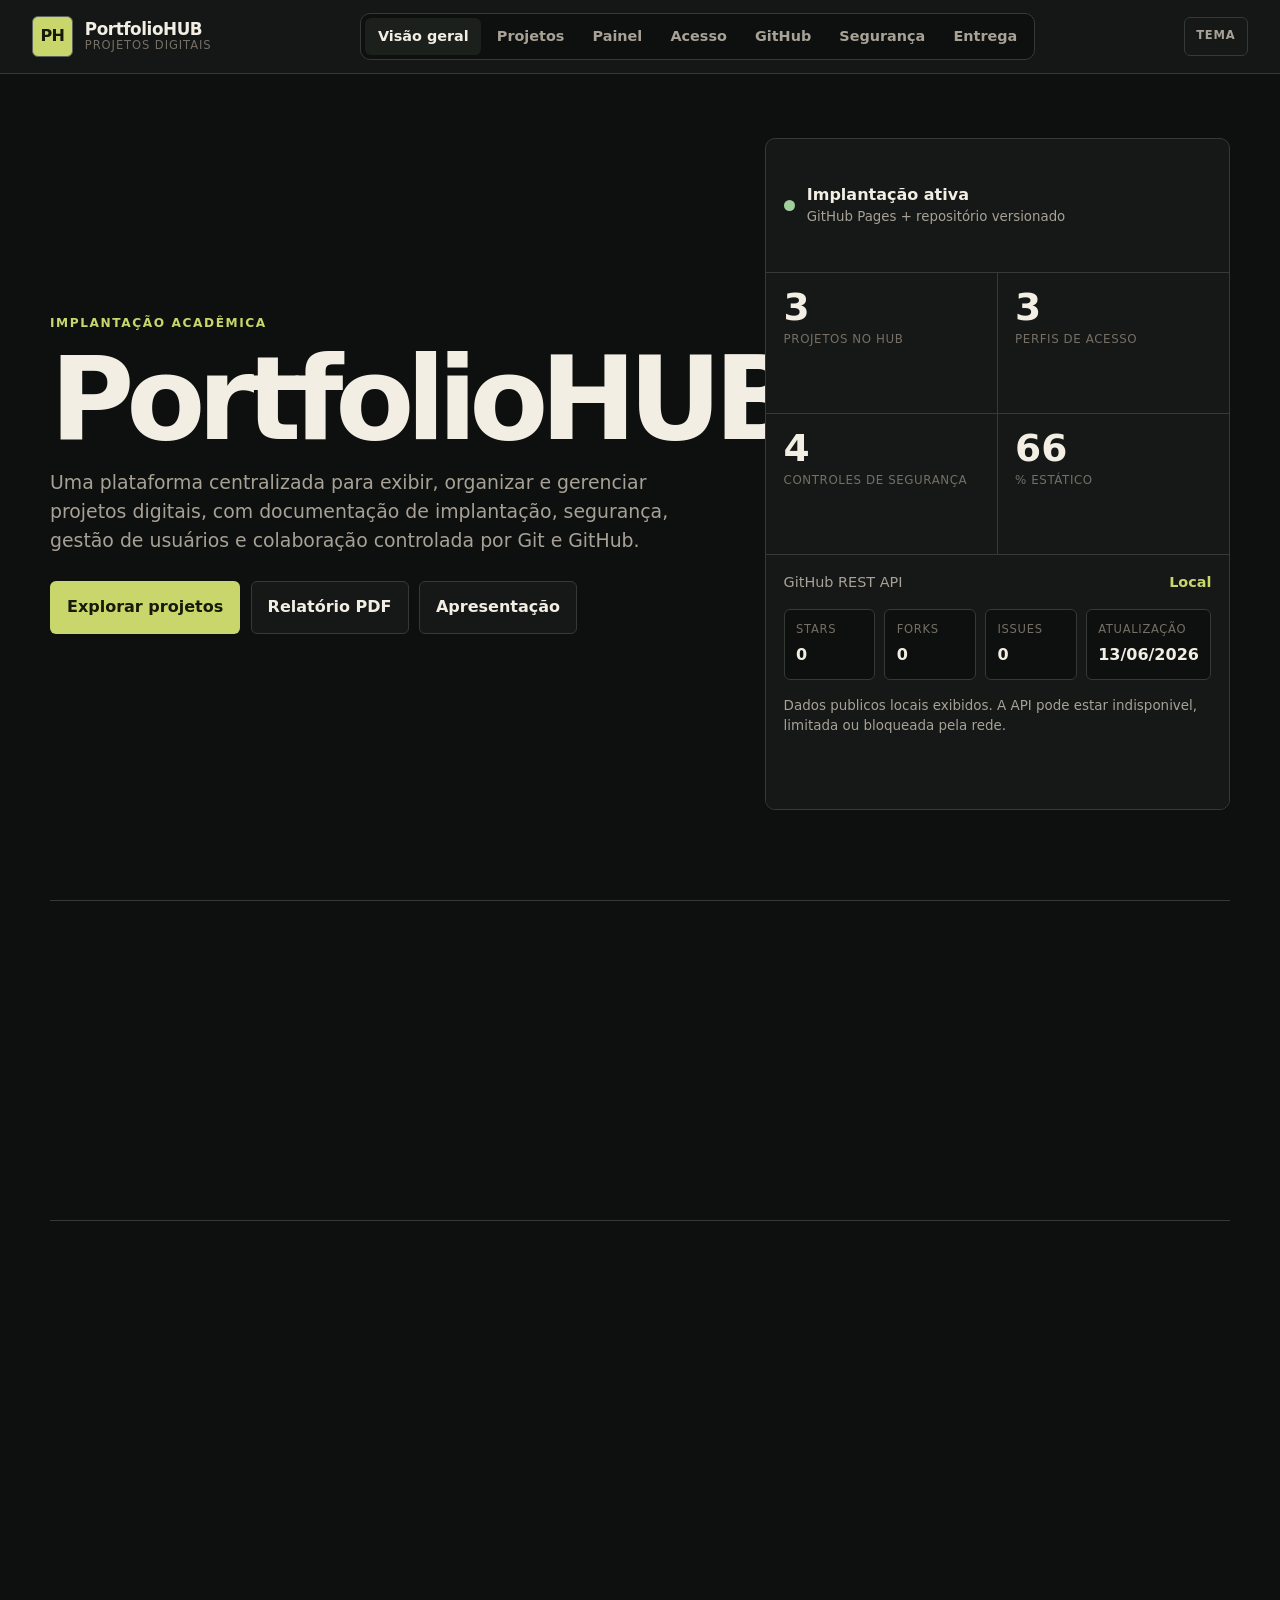
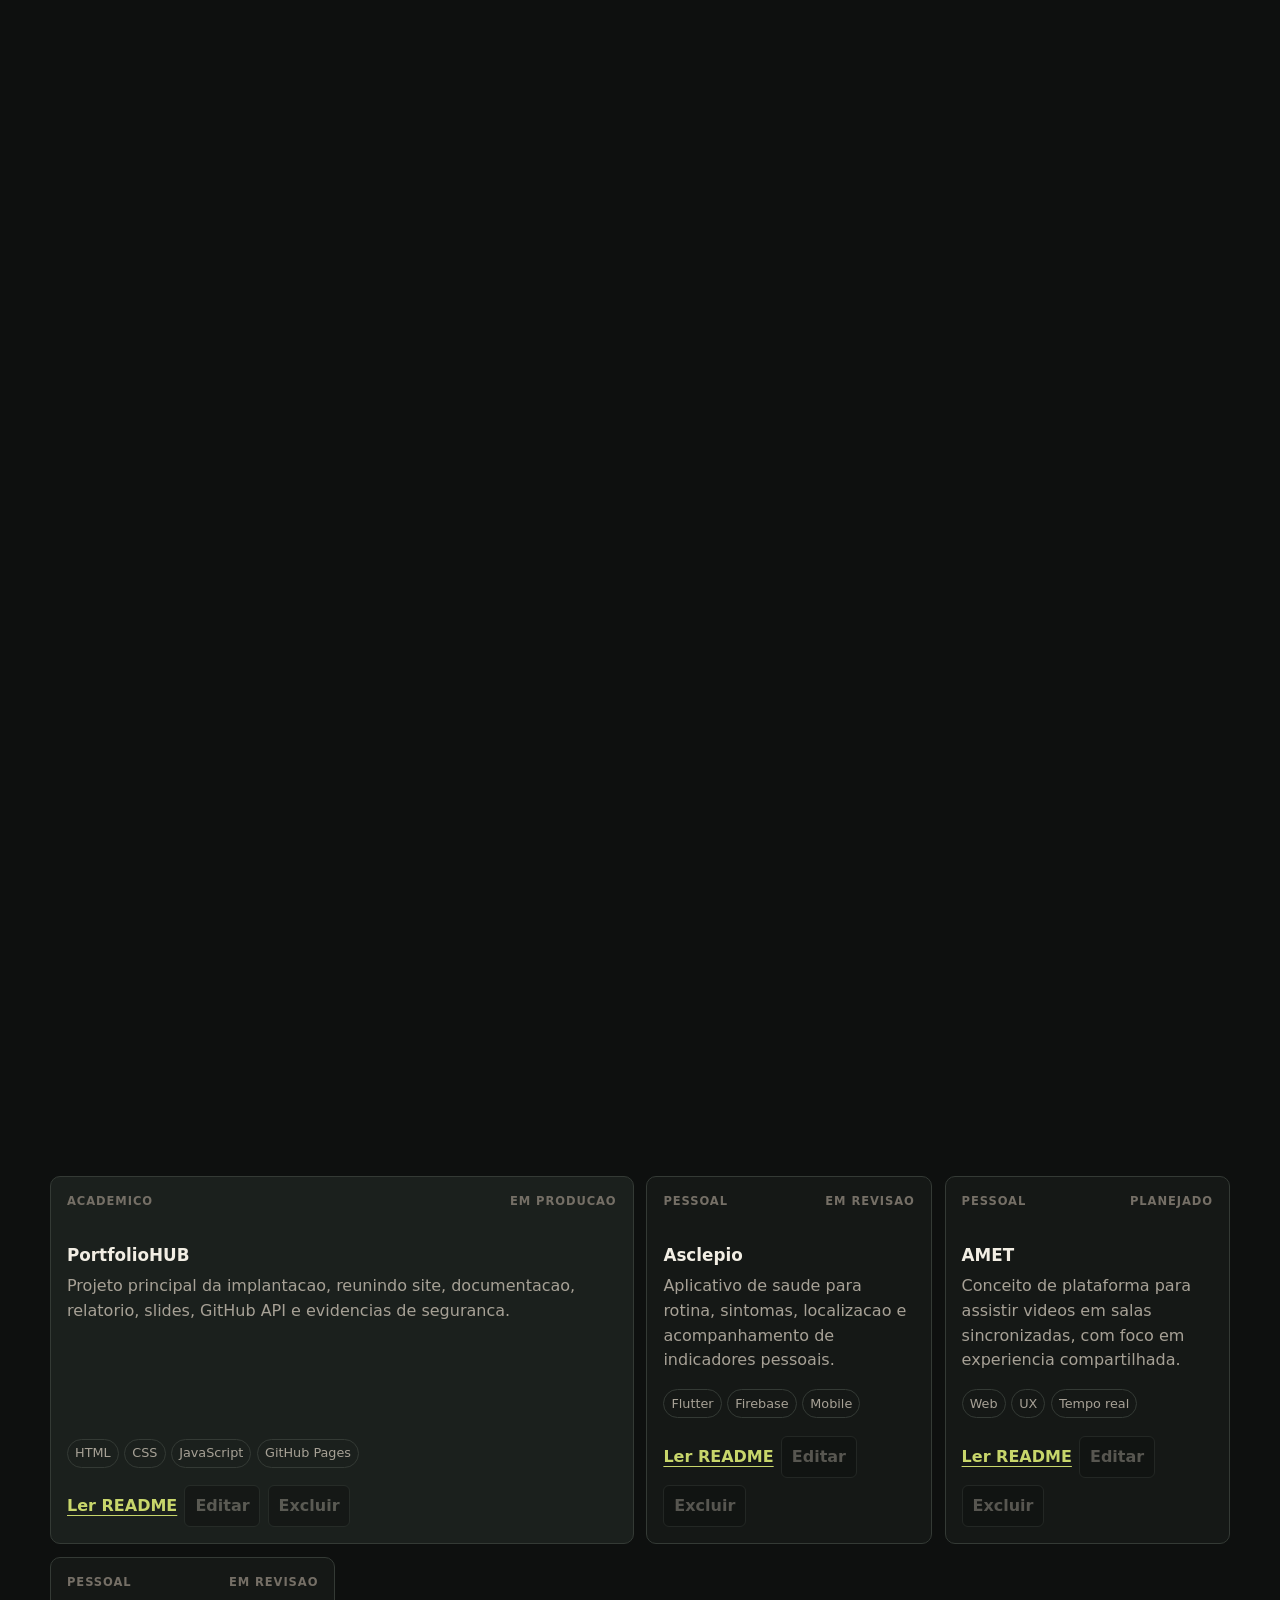
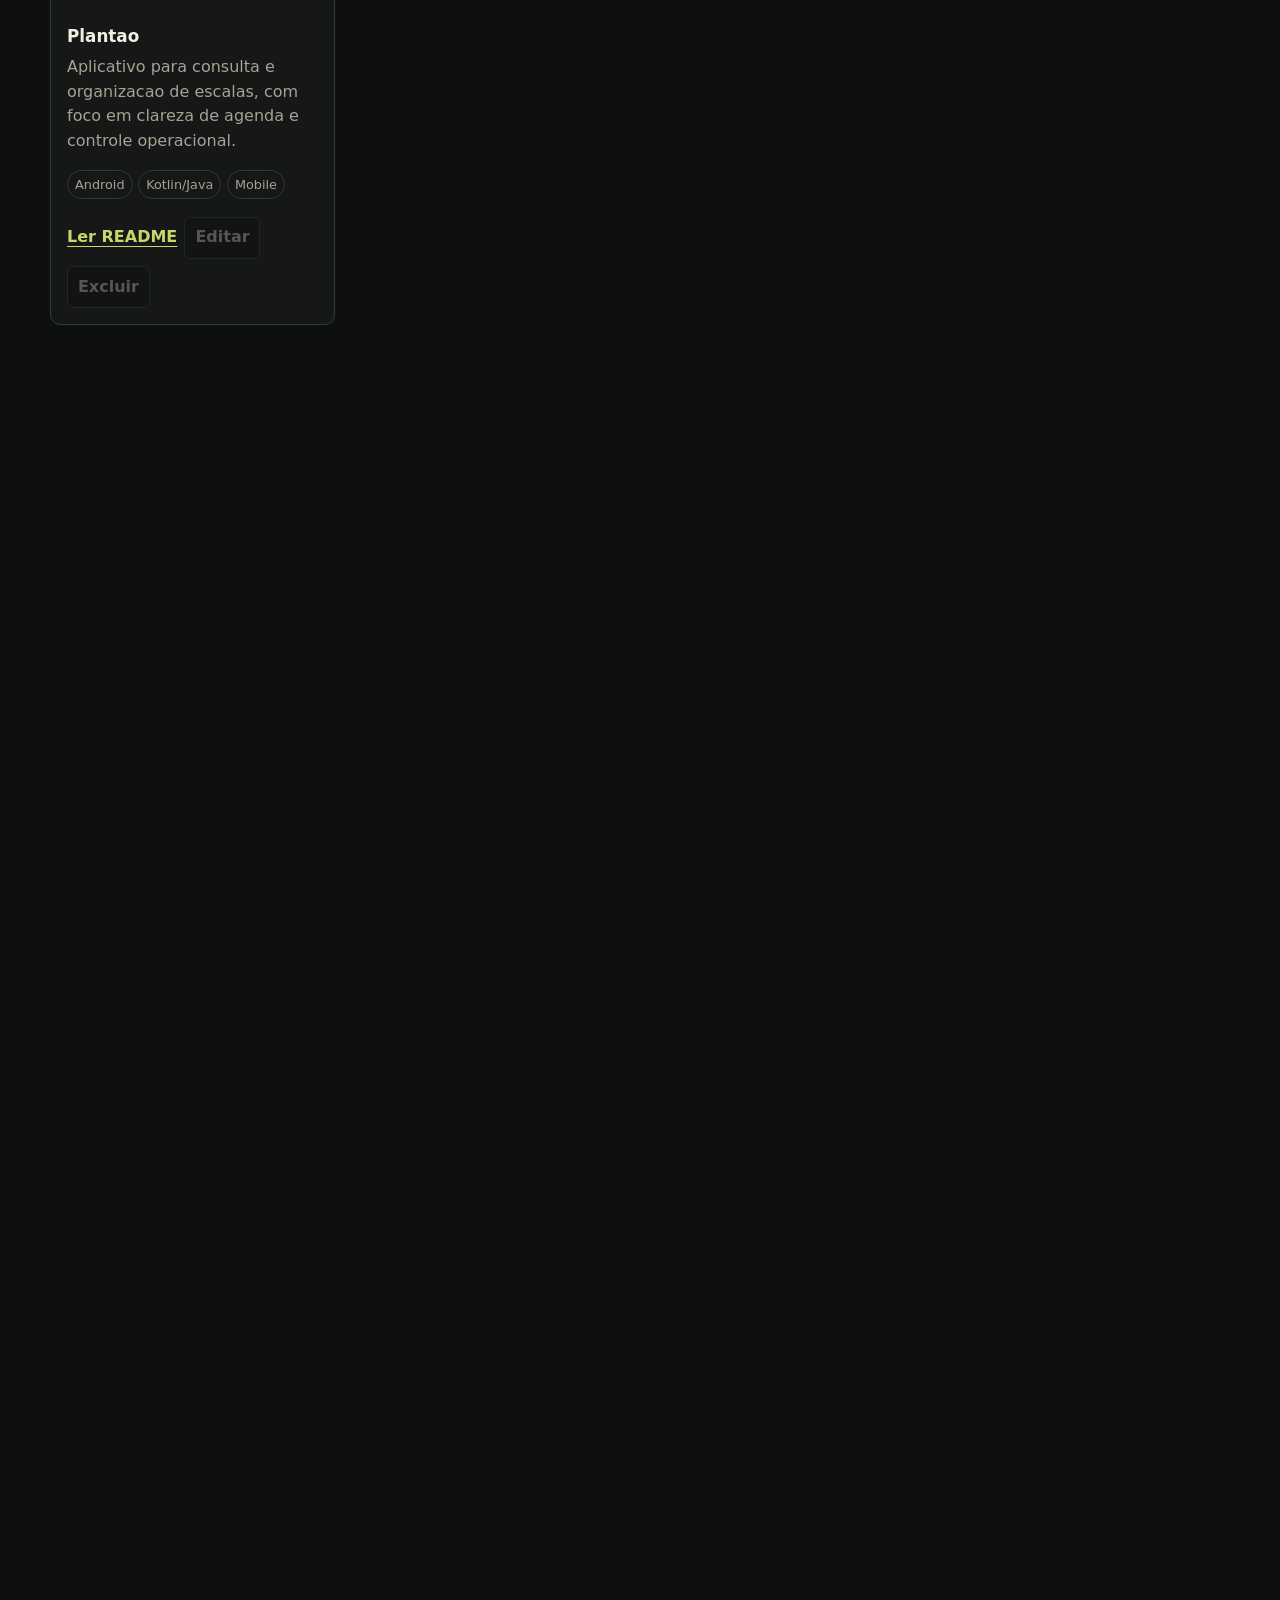
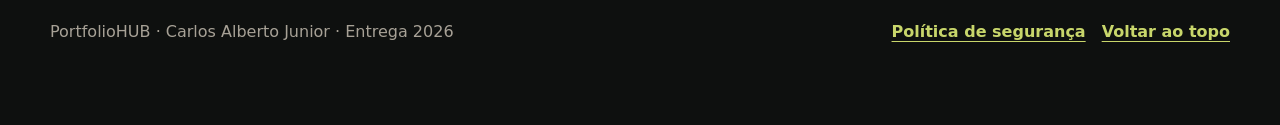
<file: index.html>
<!DOCTYPE html>
<html lang="pt-BR">
<head>
  <meta charset="UTF-8">
  <meta name="viewport" content="width=device-width, initial-scale=1.0">
  <meta http-equiv="Content-Security-Policy" content="default-src 'self'; script-src 'self'; style-src 'self'; img-src 'self' data: https:; connect-src 'self' https://api.github.com; object-src 'none'; base-uri 'self'; form-action 'self'; frame-ancestors 'none'; upgrade-insecure-requests">
  <meta name="description" content="PortfolioHUB: plataforma centralizada para exibir e gerenciar projetos digitais, com GitHub, gestão de usuários, segurança e controle de acesso.">
  <meta name="author" content="Carlos Alberto Junior">
  <meta property="og:title" content="PortfolioHUB">
  <meta property="og:description" content="Implantação acadêmica do PortfolioHUB com projetos, segurança, GitHub e documentação de acesso.">
  <meta property="og:type" content="website">
  <title>PortfolioHUB | Gestão de projetos digitais</title>
  <link rel="stylesheet" href="assets/css/styles.css">
</head>
<body>
  <a class="skip-link" href="#conteudo">Pular para o conteúdo</a>
  <div class="scroll-progress" aria-hidden="true"></div>

  <header class="site-header">
    <a class="brand" href="#inicio" aria-label="PortfolioHUB - início">
      <span class="brand-mark" aria-hidden="true">PH</span>
      <span class="brand-copy">
        <strong>PortfolioHUB</strong>
        <small>projetos digitais</small>
      </span>
    </a>

    <nav class="main-nav" id="main-nav" aria-label="Navegação principal">
      <a href="#inicio">Visão geral</a>
      <a href="#projetos">Projetos</a>
      <a href="#painel">Painel</a>
      <a href="#acesso">Acesso</a>
      <a href="#github">GitHub</a>
      <a href="#seguranca">Segurança</a>
      <a href="#entrega">Entrega</a>
    </nav>

    <div class="header-actions">
      <button class="icon-button theme-toggle" type="button" aria-label="Alternar tema" title="Alternar tema">
        <span aria-hidden="true">Tema</span>
      </button>
      <button class="icon-button nav-toggle" type="button" aria-expanded="false" aria-controls="main-nav" aria-label="Abrir menu" title="Menu">
        <span aria-hidden="true">Menu</span>
      </button>
    </div>
  </header>

  <main id="conteudo">
    <section class="hero section" id="inicio">
      <div class="hero-copy reveal">
        <p class="eyebrow">Implantação acadêmica</p>
        <h1>PortfolioHUB</h1>
        <p class="hero-text">Uma plataforma centralizada para exibir, organizar e gerenciar projetos digitais, com documentação de implantação, segurança, gestão de usuários e colaboração controlada por Git e GitHub.</p>
        <div class="actions" aria-label="Ações principais">
          <a class="btn btn-primary" href="#projetos">Explorar projetos</a>
          <a class="btn btn-secondary" href="documentos/relatorio-final.pdf">Relatório PDF</a>
          <a class="btn btn-ghost" href="slides/apresentacao.html">Apresentação</a>
        </div>
      </div>

      <aside class="control-room reveal" aria-label="Painel da implantação">
        <div class="panel-top">
          <span class="status-dot" aria-hidden="true"></span>
          <div>
            <strong>Implantação ativa</strong>
            <small>GitHub Pages + repositório versionado</small>
          </div>
        </div>

        <div class="deployment-grid" aria-label="Resumo da atividade">
          <article>
            <span data-count="4">0</span>
            <small>projetos no hub</small>
          </article>
          <article>
            <span data-count="5">0</span>
            <small>perfis de acesso</small>
          </article>
          <article>
            <span data-count="6">0</span>
            <small>controles de segurança</small>
          </article>
          <article>
            <span data-count="100">0</span>
            <small>% estático</small>
          </article>
        </div>

        <div class="github-card" aria-label="Estatísticas do repositório via API do GitHub">
          <div class="github-card-header">
            <span>GitHub REST API</span>
            <strong id="github-state">Sincronizando</strong>
          </div>
          <dl class="github-stats">
            <div><dt>Stars</dt><dd id="github-stars">-</dd></div>
            <div><dt>Forks</dt><dd id="github-forks">-</dd></div>
            <div><dt>Issues</dt><dd id="github-issues">-</dd></div>
            <div><dt>Atualização</dt><dd id="github-updated">-</dd></div>
          </dl>
          <p id="github-sync-date">Aguardando resposta da API.</p>
        </div>
      </aside>
    </section>

    <section class="section objective-band" aria-label="Objetivo atendido">
      <div class="objective-card reveal">
        <span>Objetivo da atividade</span>
        <p>Realizar a implantação do PortfolioHUB como plataforma centralizada para portfólios digitais, aplicando gestão de usuários, segurança, compartilhamento e controle de acesso com Git e GitHub.</p>
      </div>
      <div class="objective-checks reveal" aria-label="Critérios atendidos">
        <span>Projetos centralizados</span>
        <span>GitHub configurado</span>
        <span>IAM documentado</span>
        <span>CSP aplicada</span>
      </div>
    </section>

    <section class="section manager-section" id="painel">
      <div class="section-heading reveal">
        <p class="eyebrow">Gestão do hub</p>
        <h2>Painel com login e permissões</h2>
        <p>Esta área demonstra a gestão de usuários e projetos exigida no desafio. Como a entrega é estática, os dados são salvos no navegador com `localStorage` e a sessão usa `sessionStorage`.</p>
      </div>

      <div class="manager-layout reveal">
        <form class="auth-panel" id="login-form" aria-label="Entrar no PortfolioHUB">
          <div class="panel-title">
            <h3>Acesso</h3>
            <p>Use uma conta de demonstração para entrar no painel.</p>
          </div>
          <label>
            <span>Usuário</span>
            <input id="login-user" name="user" type="text" autocomplete="username" placeholder="admin">
          </label>
          <label>
            <span>Senha</span>
            <input id="login-pass" name="password" type="password" autocomplete="current-password" placeholder="admin123">
          </label>
          <button class="btn btn-primary" type="submit">Entrar</button>
          <p class="form-message" id="login-message" role="status"></p>
          <div class="demo-accounts" aria-label="Contas de demonstração">
            <strong>Contas demo</strong>
            <span>admin / admin123</span>
            <span>editor / editor123</span>
            <span>viewer / viewer123</span>
          </div>
        </form>

        <div class="session-panel" id="session-panel" hidden>
          <div class="panel-title">
            <h3>Sessão ativa</h3>
            <p id="session-summary">Nenhum usuário autenticado.</p>
          </div>
          <div class="permission-strip" id="permission-strip"></div>
          <button class="btn btn-secondary" id="logout-button" type="button">Sair</button>
        </div>

        <form class="project-form" id="project-form" aria-label="Gerenciar projeto">
          <input type="hidden" id="project-id">
          <div class="panel-title">
            <h3 id="project-form-title">Novo projeto</h3>
            <p id="project-form-help">Entre como admin ou editor para cadastrar e alterar projetos.</p>
          </div>
          <div class="form-grid">
            <label>
              <span>Nome</span>
              <input id="project-name" type="text" required placeholder="Nome do projeto">
            </label>
            <label>
              <span>Categoria</span>
              <select id="project-type" required>
                <option value="academico">Acadêmico</option>
                <option value="pessoal">Pessoal</option>
              </select>
            </label>
            <label>
              <span>Status</span>
              <select id="project-status" required>
                <option value="Em produção">Em produção</option>
                <option value="Em revisão">Em revisão</option>
                <option value="Planejado">Planejado</option>
              </select>
            </label>
            <label>
              <span>Tecnologias</span>
              <input id="project-tech" type="text" required placeholder="HTML, CSS, JavaScript">
            </label>
          </div>
          <label>
            <span>Descrição</span>
            <textarea id="project-description" rows="4" required placeholder="Descreva objetivo, uso e contexto do projeto"></textarea>
          </label>
          <div class="form-actions">
            <button class="btn btn-primary" type="submit">Salvar projeto</button>
            <button class="btn btn-secondary" id="cancel-edit" type="button">Cancelar edição</button>
          </div>
          <p class="form-message" id="project-message" role="status"></p>
        </form>
      </div>
    </section>

    <section class="section" id="projetos">
      <div class="section-heading reveal">
        <p class="eyebrow">Portfólio</p>
        <h2>Projetos exibidos e gerenciáveis no hub</h2>
        <p>Use busca e filtros para navegar pelos projetos cadastrados. A organização por categoria simula o fluxo de curadoria do portfólio e facilita avaliação, manutenção e compartilhamento.</p>
      </div>

      <div class="project-toolbar reveal" aria-label="Ferramentas dos projetos">
        <label class="search-field">
          <span>Buscar projeto</span>
          <input id="project-search" type="search" placeholder="Digite nome, tecnologia ou tema" autocomplete="off">
        </label>
        <div class="filter-bar" aria-label="Filtrar projetos">
          <button class="filter-btn active" type="button" data-filter="todos">Todos</button>
          <button class="filter-btn" type="button" data-filter="academico">Acadêmicos</button>
          <button class="filter-btn" type="button" data-filter="pessoal">Pessoais</button>
        </div>
      </div>

      <div class="project-grid" id="project-grid" aria-live="polite"></div>

      <p class="empty-state" id="empty-projects" hidden>Nenhum projeto encontrado com os filtros atuais.</p>
    </section>

    <section class="section two-column" id="acesso">
      <div class="section-heading reveal">
        <p class="eyebrow">Gestão de usuários</p>
        <h2>Matriz de acesso para colaboração segura</h2>
        <p>Os papéis abaixo orientam como usuários interagem com o repositório, a documentação e a publicação do PortfolioHUB.</p>
      </div>
      <div class="access-table reveal" role="table" aria-label="Matriz IAM">
        <div role="row" class="access-row header"><span>Papel</span><span>Permissão</span><span>Uso</span></div>
        <div role="row" class="access-row"><span>Owner</span><span>Admin</span><span>Gerencia Pages, permissões e branch principal.</span></div>
        <div role="row" class="access-row"><span>Maintainer</span><span>Write</span><span>Revisa Pull Requests e mantém documentação.</span></div>
        <div role="row" class="access-row"><span>Collaborator</span><span>Branch/PR</span><span>Contribui sem alterar diretamente a main.</span></div>
        <div role="row" class="access-row"><span>Avaliador</span><span>Read</span><span>Consulta site, relatório e evidências.</span></div>
      </div>
    </section>

    <section class="section" id="github">
      <div class="section-heading reveal">
        <p class="eyebrow">Git e GitHub</p>
        <h2>Compartilhamento e controle de acesso configurados</h2>
      </div>
      <div class="workflow-grid">
        <article class="workflow-card reveal">
          <span>01</span>
          <h3>Repositório dedicado</h3>
          <p>Estrutura separada por site, assets, documentação, projetos, relatório e apresentação.</p>
        </article>
        <article class="workflow-card reveal">
          <span>02</span>
          <h3>Fluxo por branch</h3>
          <p>Alterações relevantes devem nascer em branch própria, passar por commits e chegar por Pull Request.</p>
        </article>
        <article class="workflow-card reveal">
          <span>03</span>
          <h3>Revisão antes do merge</h3>
          <p>O template de PR reforça testes, links, documentação e ausência de segredos no código.</p>
        </article>
        <article class="workflow-card reveal">
          <span>04</span>
          <h3>Publicação estática</h3>
          <p>GitHub Pages permite compartilhar o PortfolioHUB sem expor backend, banco de dados ou credenciais.</p>
        </article>
      </div>
    </section>

    <section class="section two-column security-section" id="seguranca">
      <div class="section-heading reveal">
        <p class="eyebrow">Segurança</p>
        <h2>Controles aplicados e recomendados</h2>
        <p>A entrega combina proteção no front-end, documentação de IAM e práticas de repositório para reduzir risco de alteração indevida ou vazamento de informações.</p>
      </div>
      <div class="security-list reveal">
        <article><span></span><div><h3>Content Security Policy</h3><p>Scripts e estilos limitados à própria origem, conexão externa restrita à API pública do GitHub.</p></div></article>
        <article><span></span><div><h3>Sem credenciais no código</h3><p>O projeto não usa tokens, senhas, chaves de API ou dados sensíveis no front-end.</p></div></article>
        <article><span></span><div><h3>Proteção de branch</h3><p>Recomendação para bloquear force push, exclusão da main e exigir Pull Request.</p></div></article>
        <article><span></span><div><h3>Fallback da API</h3><p>A interface continua funcionando quando o limite público da GitHub API é atingido.</p></div></article>
      </div>
    </section>

    <section class="section" id="entrega">
      <div class="section-heading reveal">
        <p class="eyebrow">Validação</p>
        <h2>Checklist da entrega</h2>
        <p>Esta área resume os itens necessários para demonstrar que a atividade foi implantada e documentada.</p>
      </div>
      <div class="delivery-grid reveal">
        <label><input type="checkbox" checked> Plataforma PortfolioHUB disponível em HTML, CSS e JS</label>
        <label><input type="checkbox" checked> Projetos acadêmicos e pessoais centralizados</label>
        <label><input type="checkbox" checked> GitHub API integrada com fallback local</label>
        <label><input type="checkbox" checked> Gestão de usuários e matriz IAM documentadas</label>
        <label><input type="checkbox" checked> Segurança, CSP e controle de branch registrados</label>
        <label><input type="checkbox" checked> Relatório, slides, testes e roteiro incluídos</label>
      </div>
      <div class="document-links reveal" aria-label="Documentos da entrega">
        <a href="docs/planejamento.md">Planejamento</a>
        <a href="docs/controle-acesso.md">Controle de acesso</a>
        <a href="docs/seguranca.md">Segurança</a>
        <a href="docs/testes.md">Testes</a>
        <a href="documentos/relatorio-final.html">Relatório HTML</a>
      </div>
    </section>
  </main>

  <footer class="site-footer">
    <p>PortfolioHUB · Carlos Alberto Junior · Entrega 2026</p>
    <div>
      <a href="SECURITY.md">Política de segurança</a>
      <a href="#inicio">Voltar ao topo</a>
    </div>
  </footer>

  <script src="assets/js/main.js"></script>
</body>
</html>
</file>
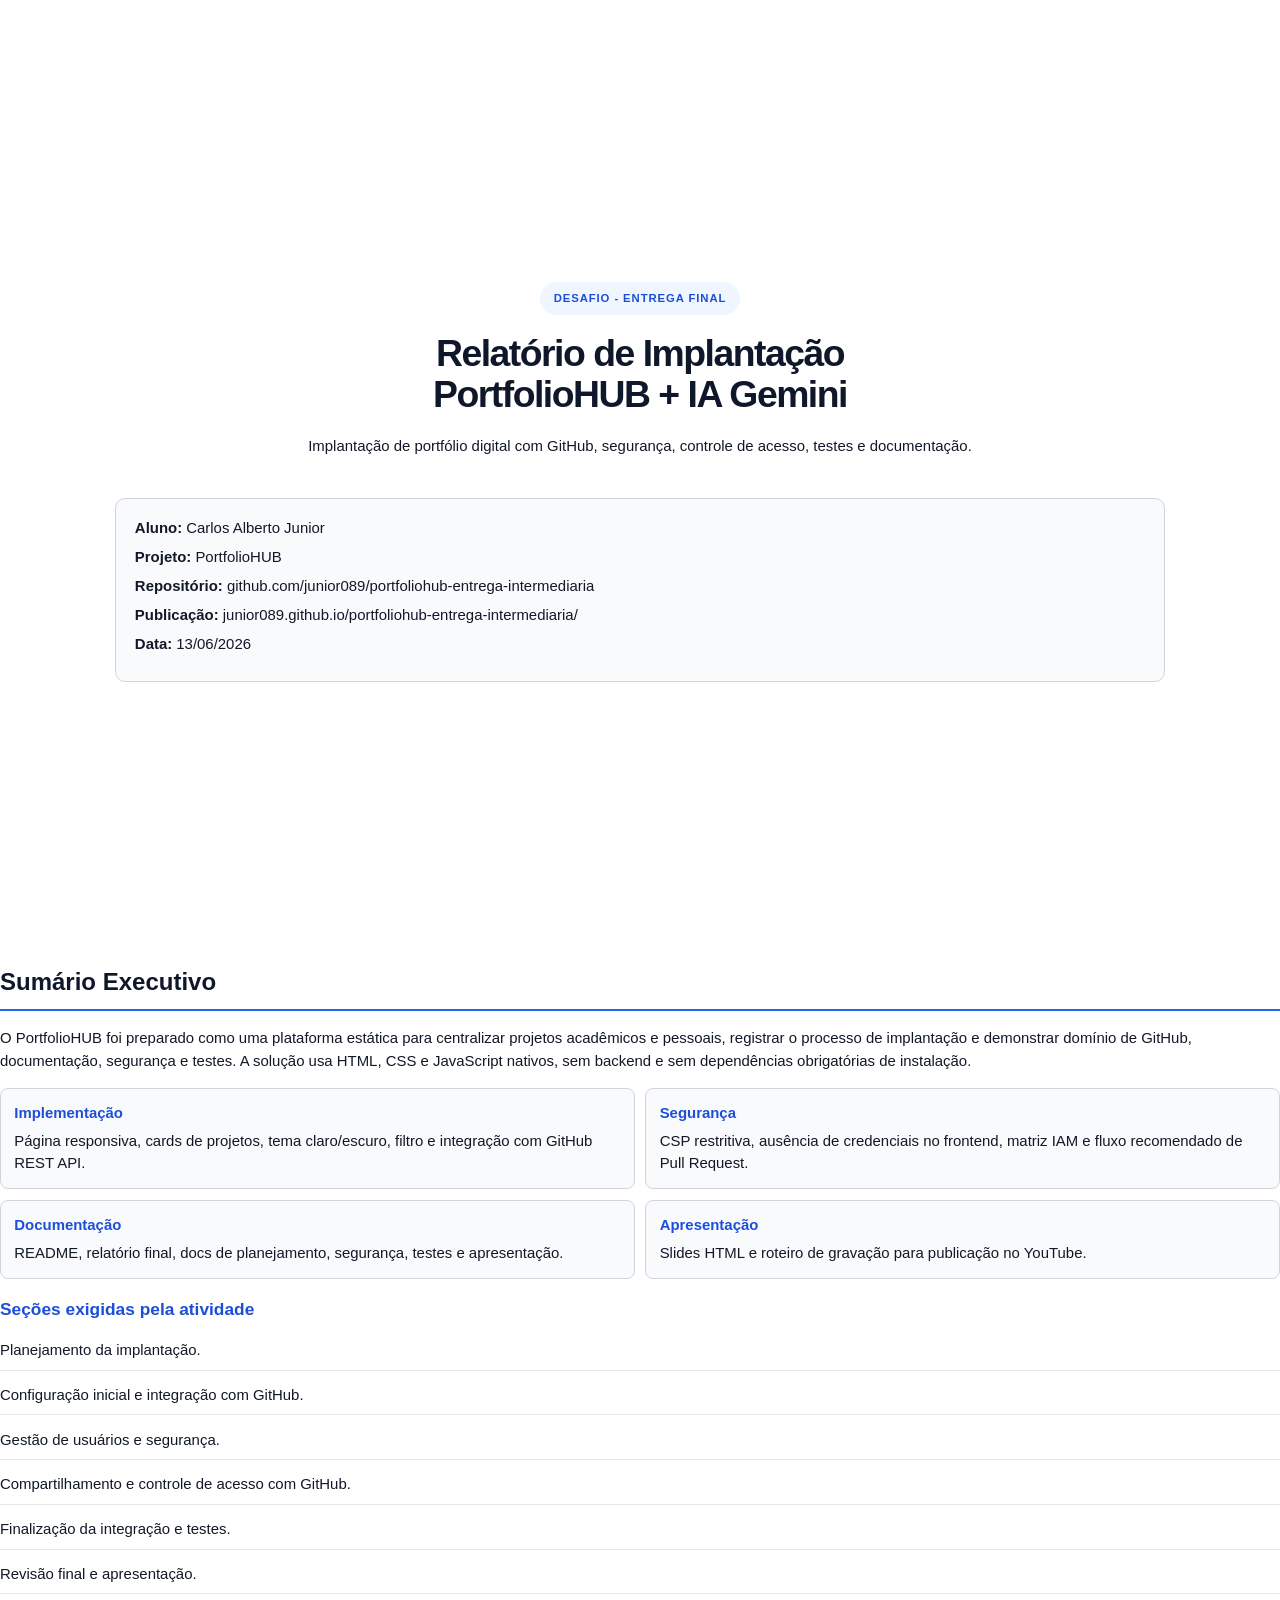
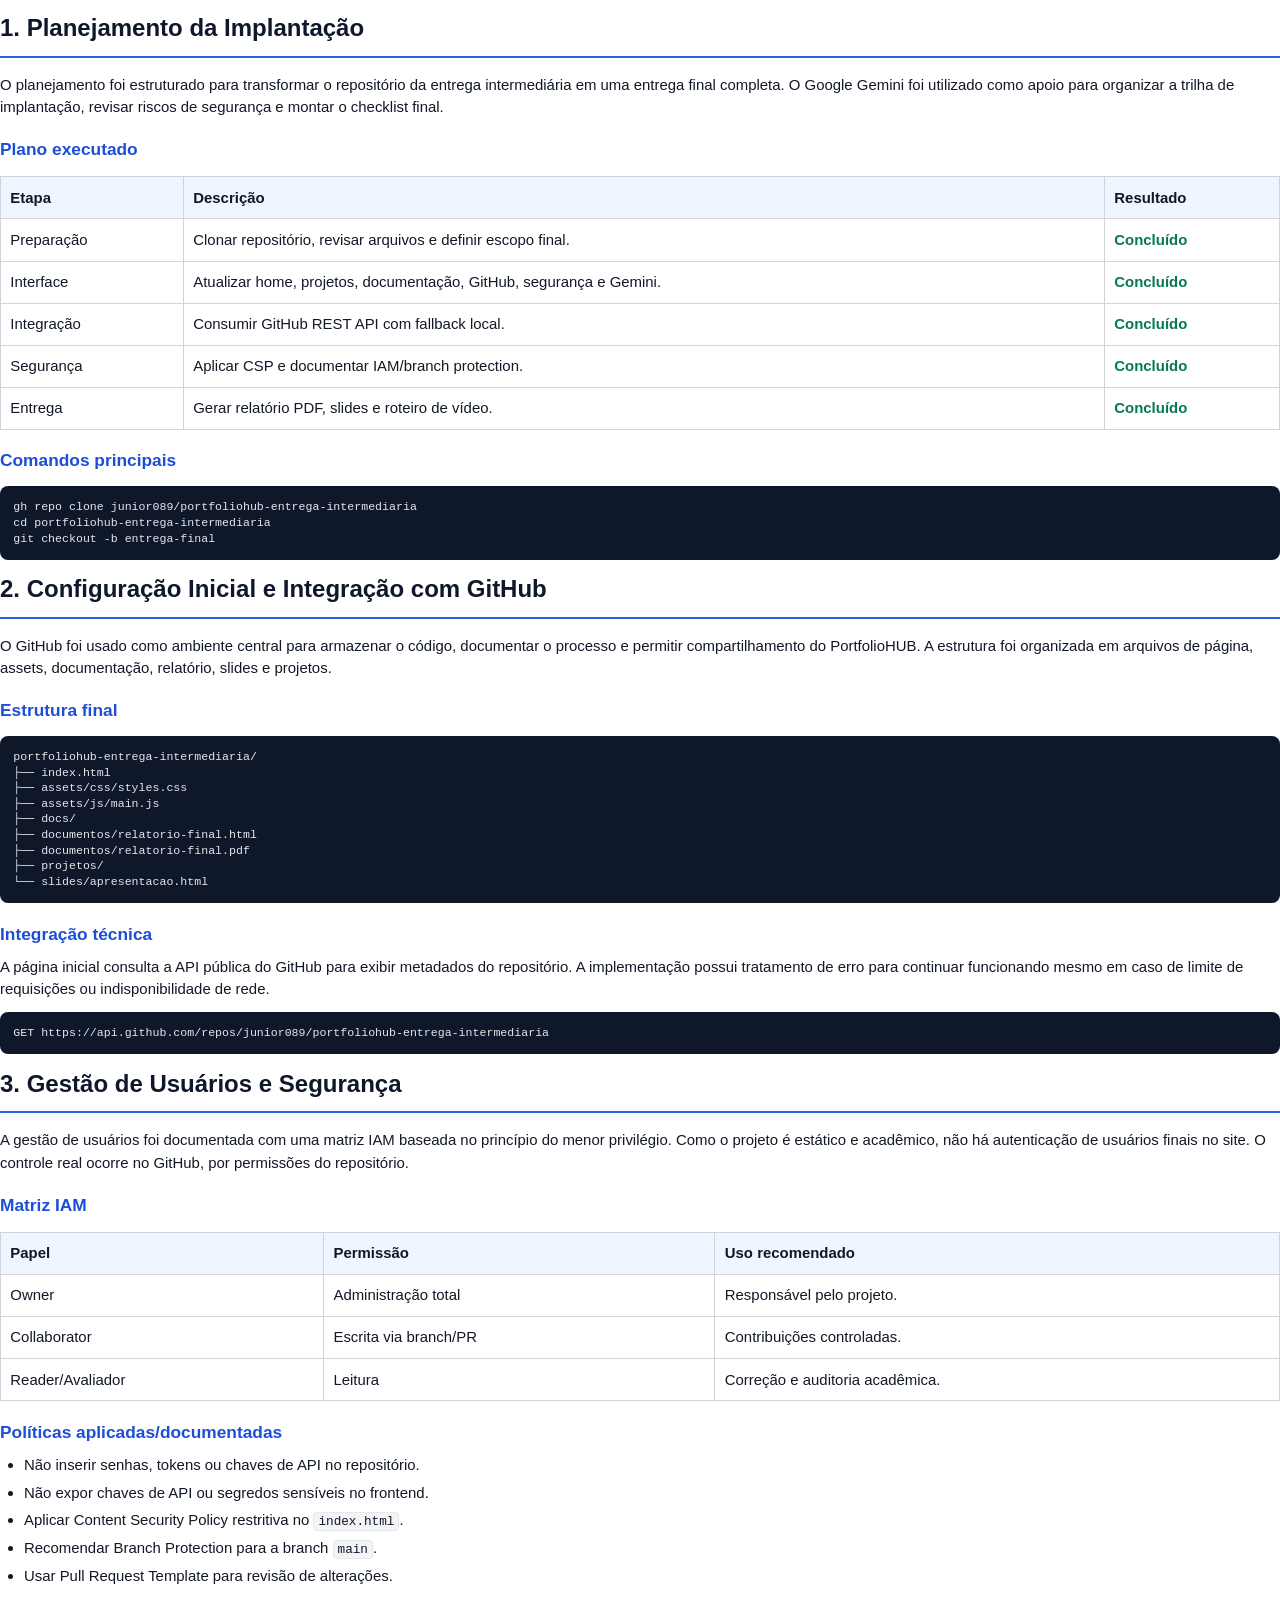
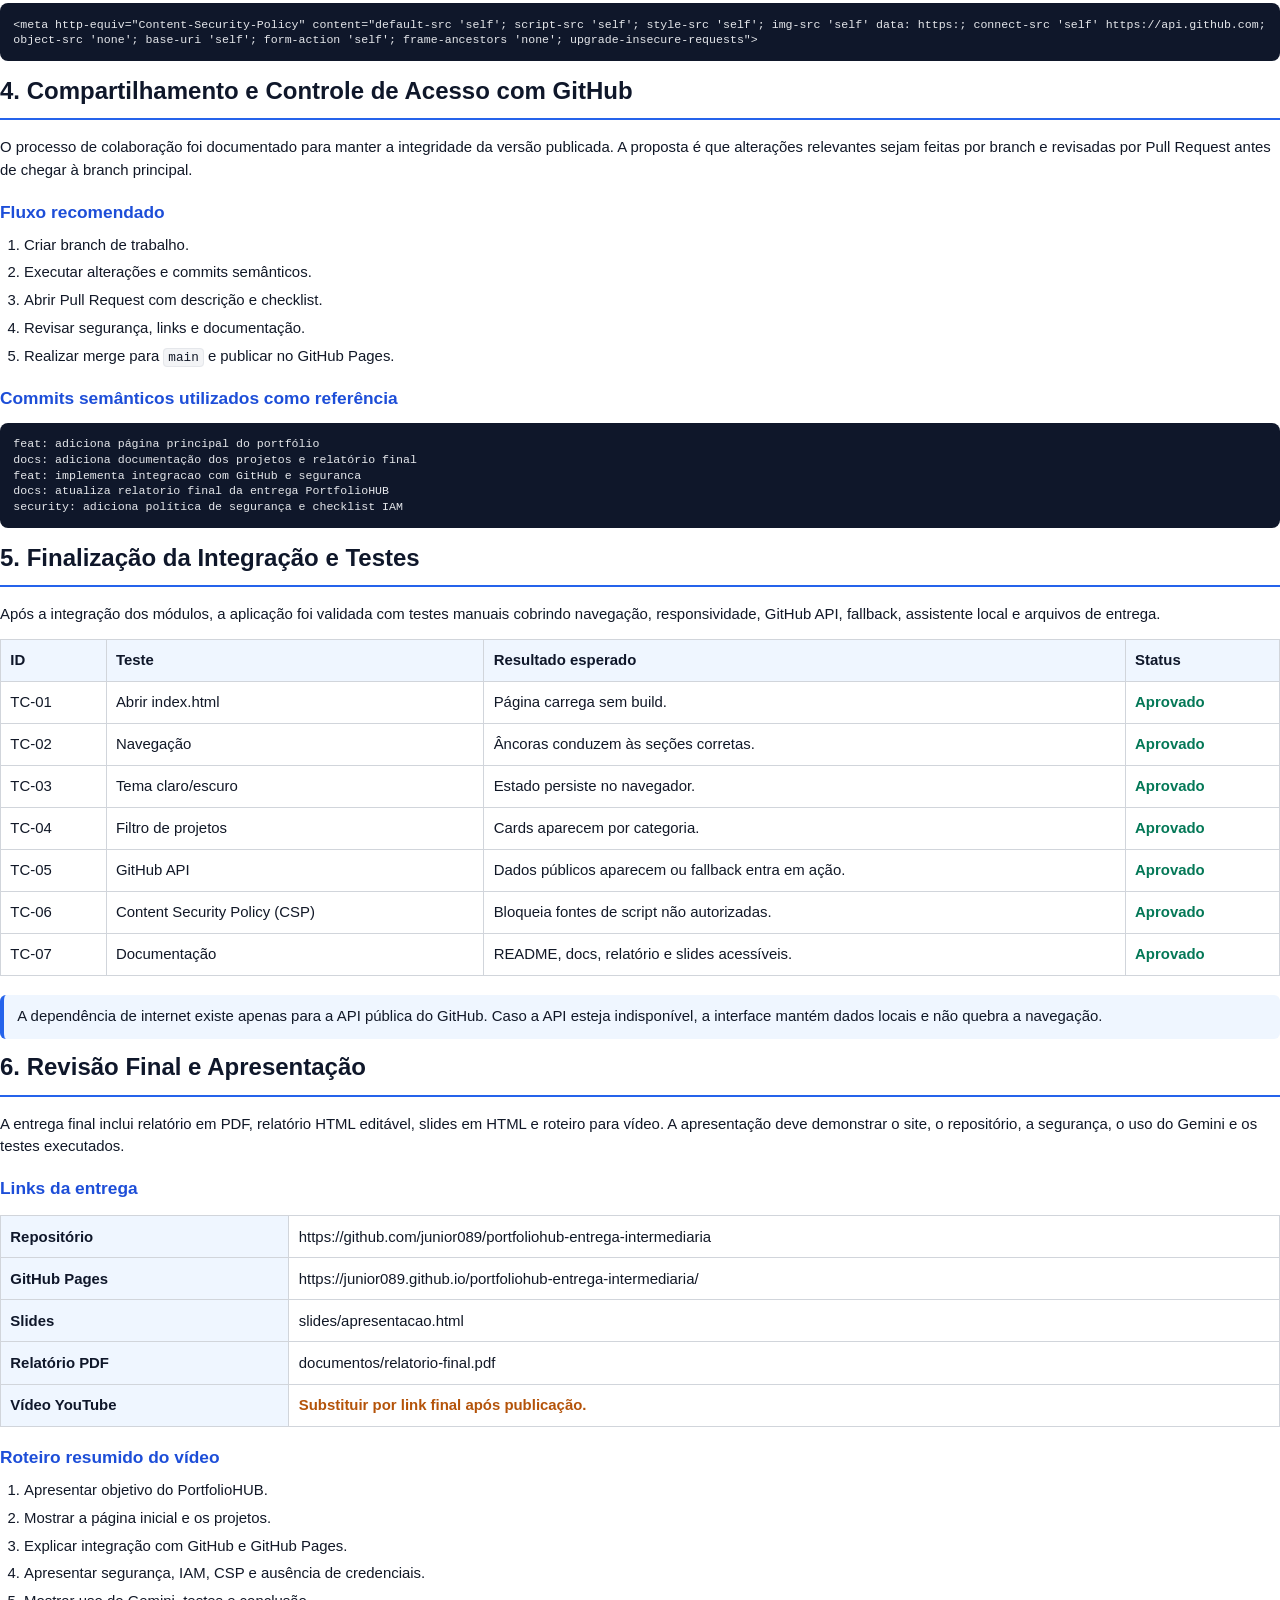
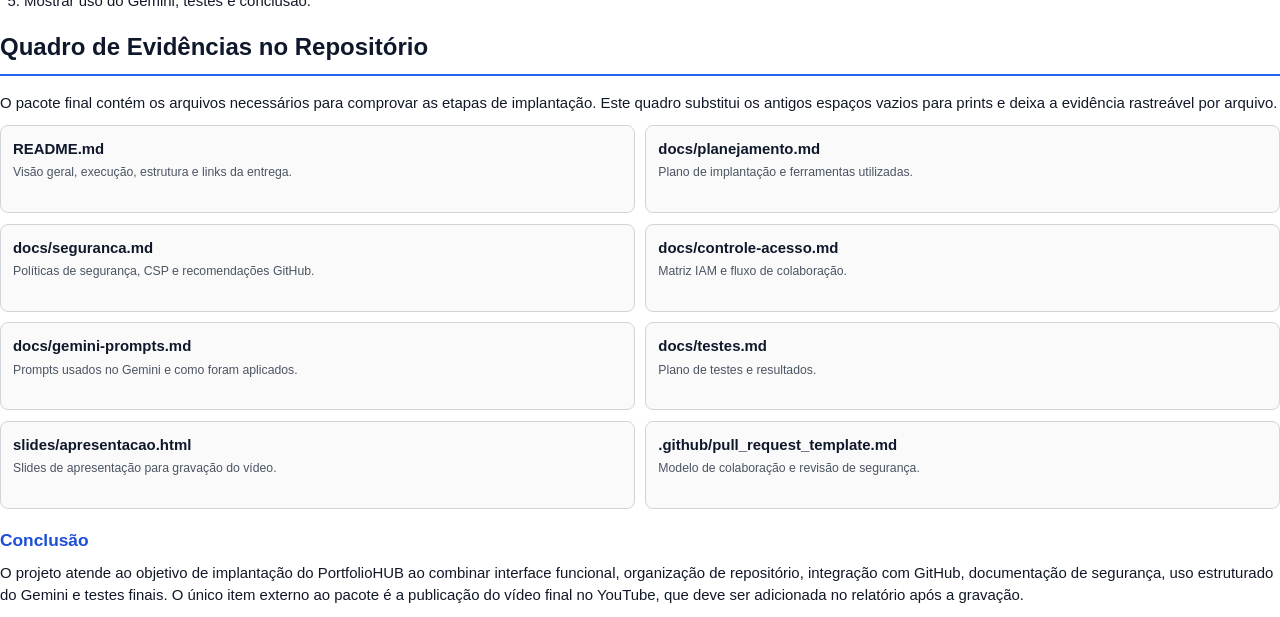
<file: documentos/relatorio-final.html>
<!DOCTYPE html>
<html lang="pt-BR">
<head>
  <meta charset="UTF-8">
  <title>Relatório Final - PortfolioHUB + IA Gemini</title>
  <style>
    @page { size: A4; margin: 18mm 16mm; }
    * { box-sizing: border-box; }
    body { margin: 0; color: #111827; background: #fff; font-family: Arial, Helvetica, sans-serif; line-height: 1.5; font-size: 11.2pt; }
    h1, h2, h3, p { margin-top: 0; }
    h1 { font-size: 28pt; line-height: 1.08; margin-bottom: 16pt; color: #0f172a; letter-spacing: -0.04em; }
    h2 { font-size: 18pt; margin: 0 0 12pt; padding-bottom: 7pt; border-bottom: 2px solid #2563eb; color: #0f172a; page-break-after: avoid; }
    h3 { font-size: 13pt; margin: 14pt 0 6pt; color: #1d4ed8; page-break-after: avoid; }
    p { margin-bottom: 8pt; }
    a { color: #1d4ed8; text-decoration: none; }
    code { font-family: Consolas, Menlo, monospace; background: #f3f4f6; border: 1px solid #e5e7eb; border-radius: 4px; padding: 1px 4px; font-size: 9.5pt; }
    pre { white-space: pre-wrap; overflow-wrap: anywhere; background: #0f172a; color: #e5e7eb; border-radius: 8px; padding: 10pt; font-size: 8.7pt; line-height: 1.35; }
    pre code { background: transparent; border: 0; padding: 0; color: #e5e7eb; font-size: inherit; }
    table { width: 100%; border-collapse: collapse; margin: 10pt 0 14pt; page-break-inside: avoid; }
    th, td { border: 1px solid #d1d5db; padding: 7pt; vertical-align: top; }
    th { background: #eff6ff; color: #0f172a; text-align: left; }
    ul, ol { margin: 6pt 0 12pt 18pt; padding: 0; }
    li { margin-bottom: 4pt; }
    .page { page-break-after: always; }
    .page:last-child { page-break-after: auto; }
    .cover { min-height: 255mm; display: flex; flex-direction: column; justify-content: center; text-align: center; }
    .cover .badge { display: inline-block; margin: 0 auto 14pt; padding: 6pt 10pt; border-radius: 999px; background: #eff6ff; color: #1d4ed8; font-weight: bold; text-transform: uppercase; letter-spacing: .08em; font-size: 8.5pt; }
    .meta { margin: 22pt auto 0; width: 82%; border: 1px solid #d1d5db; border-radius: 10px; padding: 14pt; background: #f8fafc; text-align: left; }
    .meta p { margin: 0 0 5pt; }
    .summary { display: grid; grid-template-columns: 1fr 1fr; gap: 8pt; margin: 12pt 0; }
    .card { border: 1px solid #d1d5db; border-radius: 8px; padding: 10pt; background: #f8fafc; page-break-inside: avoid; }
    .card strong { display: block; color: #1d4ed8; margin-bottom: 4pt; }
    .status { font-weight: bold; color: #047857; }
    .warn { color: #b45309; font-weight: bold; }
    .small { color: #4b5563; font-size: 9.2pt; }
    .toc { list-style: none; margin-left: 0; }
    .toc li { padding: 6pt 0; border-bottom: 1px solid #e5e7eb; }
    .evidence-grid { display: grid; grid-template-columns: 1fr 1fr; gap: 8pt; }
    .evidence { min-height: 66pt; border: 1px solid #d1d5db; border-radius: 8px; padding: 9pt; background: #fafafa; page-break-inside: avoid; }
    .evidence strong { color: #0f172a; }
    .footer-note { border-left: 4px solid #2563eb; padding: 8pt 10pt; background: #eff6ff; border-radius: 6px; }
  </style>
</head>
<body>
  <section class="page cover">
    <div class="badge">Desafio - Entrega Final</div>
    <h1>Relatório de Implantação<br>PortfolioHUB + IA Gemini</h1>
    <p>Implantação de portfólio digital com GitHub, segurança, controle de acesso, testes e documentação.</p>
    <div class="meta">
      <p><strong>Aluno:</strong> Carlos Alberto Junior</p>
      <p><strong>Projeto:</strong> PortfolioHUB</p>
      <p><strong>Repositório:</strong> github.com/junior089/portfoliohub-entrega-intermediaria</p>
      <p><strong>Publicação:</strong> junior089.github.io/portfoliohub-entrega-intermediaria/</p>
      <p><strong>Data:</strong> 13/06/2026</p>
    </div>
  </section>

  <section class="page">
    <h2>Sumário Executivo</h2>
    <p>O PortfolioHUB foi preparado como uma plataforma estática para centralizar projetos acadêmicos e pessoais, registrar o processo de implantação e demonstrar domínio de GitHub, documentação, segurança e testes. A solução usa HTML, CSS e JavaScript nativos, sem backend e sem dependências obrigatórias de instalação.</p>
    <div class="summary">
      <div class="card"><strong>Implementação</strong>Página responsiva, cards de projetos, tema claro/escuro, filtro e integração com GitHub REST API.</div>
      <div class="card"><strong>Segurança</strong>CSP restritiva, ausência de credenciais no frontend, matriz IAM e fluxo recomendado de Pull Request.</div>
      <div class="card"><strong>Documentação</strong>README, relatório final, docs de planejamento, segurança, testes e apresentação.</div>
      <div class="card"><strong>Apresentação</strong>Slides HTML e roteiro de gravação para publicação no YouTube.</div>
    </div>
    <h3>Seções exigidas pela atividade</h3>
    <ol class="toc">
      <li>Planejamento da implantação.</li>
      <li>Configuração inicial e integração com GitHub.</li>
      <li>Gestão de usuários e segurança.</li>
      <li>Compartilhamento e controle de acesso com GitHub.</li>
      <li>Finalização da integração e testes.</li>
      <li>Revisão final e apresentação.</li>
    </ol>
  </section>

  <section class="page">
    <h2>1. Planejamento da Implantação</h2>
    <p>O planejamento foi estruturado para transformar o repositório da entrega intermediária em uma entrega final completa. O Google Gemini foi utilizado como apoio para organizar a trilha de implantação, revisar riscos de segurança e montar o checklist final.</p>
    <h3>Plano executado</h3>
    <table>
      <thead><tr><th>Etapa</th><th>Descrição</th><th>Resultado</th></tr></thead>
      <tbody>
        <tr><td>Preparação</td><td>Clonar repositório, revisar arquivos e definir escopo final.</td><td class="status">Concluído</td></tr>
        <tr><td>Interface</td><td>Atualizar home, projetos, documentação, GitHub, segurança e Gemini.</td><td class="status">Concluído</td></tr>
        <tr><td>Integração</td><td>Consumir GitHub REST API com fallback local.</td><td class="status">Concluído</td></tr>
        <tr><td>Segurança</td><td>Aplicar CSP e documentar IAM/branch protection.</td><td class="status">Concluído</td></tr>
        <tr><td>Entrega</td><td>Gerar relatório PDF, slides e roteiro de vídeo.</td><td class="status">Concluído</td></tr>
      </tbody>
    </table>
    <h3>Comandos principais</h3>
    <pre><code>gh repo clone junior089/portfoliohub-entrega-intermediaria
cd portfoliohub-entrega-intermediaria
git checkout -b entrega-final</code></pre>
  </section>

  <section class="page">
    <h2>2. Configuração Inicial e Integração com GitHub</h2>
    <p>O GitHub foi usado como ambiente central para armazenar o código, documentar o processo e permitir compartilhamento do PortfolioHUB. A estrutura foi organizada em arquivos de página, assets, documentação, relatório, slides e projetos.</p>
    <h3>Estrutura final</h3>
    <pre><code>portfoliohub-entrega-intermediaria/
├── index.html
├── assets/css/styles.css
├── assets/js/main.js
├── docs/
├── documentos/relatorio-final.html
├── documentos/relatorio-final.pdf
├── projetos/
└── slides/apresentacao.html</code></pre>
    <h3>Integração técnica</h3>
    <p>A página inicial consulta a API pública do GitHub para exibir metadados do repositório. A implementação possui tratamento de erro para continuar funcionando mesmo em caso de limite de requisições ou indisponibilidade de rede.</p>
    <pre><code>GET https://api.github.com/repos/junior089/portfoliohub-entrega-intermediaria</code></pre>
  </section>

  <section class="page">
    <h2>3. Gestão de Usuários e Segurança</h2>
    <p>A gestão de usuários foi documentada com uma matriz IAM baseada no princípio do menor privilégio. Como o projeto é estático e acadêmico, não há autenticação de usuários finais no site. O controle real ocorre no GitHub, por permissões do repositório.</p>
    <h3>Matriz IAM</h3>
    <table>
      <thead><tr><th>Papel</th><th>Permissão</th><th>Uso recomendado</th></tr></thead>
      <tbody>
        <tr><td>Owner</td><td>Administração total</td><td>Responsável pelo projeto.</td></tr>
        <tr><td>Collaborator</td><td>Escrita via branch/PR</td><td>Contribuições controladas.</td></tr>
        <tr><td>Reader/Avaliador</td><td>Leitura</td><td>Correção e auditoria acadêmica.</td></tr>
      </tbody>
    </table>
    <h3>Políticas aplicadas/documentadas</h3>
    <ul>
      <li>Não inserir senhas, tokens ou chaves de API no repositório.</li>
      <li>Não expor chaves de API ou segredos sensíveis no frontend.</li>
      <li>Aplicar Content Security Policy restritiva no <code>index.html</code>.</li>
      <li>Recomendar Branch Protection para a branch <code>main</code>.</li>
      <li>Usar Pull Request Template para revisão de alterações.</li>
    </ul>
    <pre><code>&lt;meta http-equiv="Content-Security-Policy" content="default-src 'self'; script-src 'self'; style-src 'self'; img-src 'self' data: https:; connect-src 'self' https://api.github.com; object-src 'none'; base-uri 'self'; form-action 'self'; frame-ancestors 'none'; upgrade-insecure-requests"&gt;</code></pre>
  </section>

  <section class="page">
    <h2>4. Compartilhamento e Controle de Acesso com GitHub</h2>
    <p>O processo de colaboração foi documentado para manter a integridade da versão publicada. A proposta é que alterações relevantes sejam feitas por branch e revisadas por Pull Request antes de chegar à branch principal.</p>
    <h3>Fluxo recomendado</h3>
    <ol>
      <li>Criar branch de trabalho.</li>
      <li>Executar alterações e commits semânticos.</li>
      <li>Abrir Pull Request com descrição e checklist.</li>
      <li>Revisar segurança, links e documentação.</li>
      <li>Realizar merge para <code>main</code> e publicar no GitHub Pages.</li>
    </ol>
    <h3>Commits semânticos utilizados como referência</h3>
    <pre><code>feat: adiciona página principal do portfólio
docs: adiciona documentação dos projetos e relatório final
feat: implementa integracao com GitHub e seguranca
docs: atualiza relatorio final da entrega PortfolioHUB
security: adiciona política de segurança e checklist IAM</code></pre>
  </section>

  <section class="page">
    <h2>5. Finalização da Integração e Testes</h2>
    <p>Após a integração dos módulos, a aplicação foi validada com testes manuais cobrindo navegação, responsividade, GitHub API, fallback, assistente local e arquivos de entrega.</p>
    <table>
      <thead><tr><th>ID</th><th>Teste</th><th>Resultado esperado</th><th>Status</th></tr></thead>
      <tbody>
        <tr><td>TC-01</td><td>Abrir index.html</td><td>Página carrega sem build.</td><td class="status">Aprovado</td></tr>
        <tr><td>TC-02</td><td>Navegação</td><td>Âncoras conduzem às seções corretas.</td><td class="status">Aprovado</td></tr>
        <tr><td>TC-03</td><td>Tema claro/escuro</td><td>Estado persiste no navegador.</td><td class="status">Aprovado</td></tr>
        <tr><td>TC-04</td><td>Filtro de projetos</td><td>Cards aparecem por categoria.</td><td class="status">Aprovado</td></tr>
        <tr><td>TC-05</td><td>GitHub API</td><td>Dados públicos aparecem ou fallback entra em ação.</td><td class="status">Aprovado</td></tr>
        <tr><td>TC-06</td><td>Content Security Policy (CSP)</td><td>Bloqueia fontes de script não autorizadas.</td><td class="status">Aprovado</td></tr>
        <tr><td>TC-07</td><td>Documentação</td><td>README, docs, relatório e slides acessíveis.</td><td class="status">Aprovado</td></tr>
      </tbody>
    </table>
    <p class="footer-note">A dependência de internet existe apenas para a API pública do GitHub. Caso a API esteja indisponível, a interface mantém dados locais e não quebra a navegação.</p>
  </section>

  <section class="page">
    <h2>6. Revisão Final e Apresentação</h2>
    <p>A entrega final inclui relatório em PDF, relatório HTML editável, slides em HTML e roteiro para vídeo. A apresentação deve demonstrar o site, o repositório, a segurança, o uso do Gemini e os testes executados.</p>
    <h3>Links da entrega</h3>
    <table>
      <tbody>
        <tr><th>Repositório</th><td>https://github.com/junior089/portfoliohub-entrega-intermediaria</td></tr>
        <tr><th>GitHub Pages</th><td>https://junior089.github.io/portfoliohub-entrega-intermediaria/</td></tr>
        <tr><th>Slides</th><td>slides/apresentacao.html</td></tr>
        <tr><th>Relatório PDF</th><td>documentos/relatorio-final.pdf</td></tr>
        <tr><th>Vídeo YouTube</th><td class="warn">Substituir por link final após publicação.</td></tr>
      </tbody>
    </table>
    <h3>Roteiro resumido do vídeo</h3>
    <ol>
      <li>Apresentar objetivo do PortfolioHUB.</li>
      <li>Mostrar a página inicial e os projetos.</li>
      <li>Explicar integração com GitHub e GitHub Pages.</li>
      <li>Apresentar segurança, IAM, CSP e ausência de credenciais.</li>
      <li>Mostrar uso do Gemini, testes e conclusão.</li>
    </ol>
  </section>

  <section class="page">
    <h2>Quadro de Evidências no Repositório</h2>
    <p>O pacote final contém os arquivos necessários para comprovar as etapas de implantação. Este quadro substitui os antigos espaços vazios para prints e deixa a evidência rastreável por arquivo.</p>
    <div class="evidence-grid">
      <div class="evidence"><strong>README.md</strong><br><span class="small">Visão geral, execução, estrutura e links da entrega.</span></div>
      <div class="evidence"><strong>docs/planejamento.md</strong><br><span class="small">Plano de implantação e ferramentas utilizadas.</span></div>
      <div class="evidence"><strong>docs/seguranca.md</strong><br><span class="small">Políticas de segurança, CSP e recomendações GitHub.</span></div>
      <div class="evidence"><strong>docs/controle-acesso.md</strong><br><span class="small">Matriz IAM e fluxo de colaboração.</span></div>
      <div class="evidence"><strong>docs/gemini-prompts.md</strong><br><span class="small">Prompts usados no Gemini e como foram aplicados.</span></div>
      <div class="evidence"><strong>docs/testes.md</strong><br><span class="small">Plano de testes e resultados.</span></div>
      <div class="evidence"><strong>slides/apresentacao.html</strong><br><span class="small">Slides de apresentação para gravação do vídeo.</span></div>
      <div class="evidence"><strong>.github/pull_request_template.md</strong><br><span class="small">Modelo de colaboração e revisão de segurança.</span></div>
    </div>
    <h3>Conclusão</h3>
    <p>O projeto atende ao objetivo de implantação do PortfolioHUB ao combinar interface funcional, organização de repositório, integração com GitHub, documentação de segurança, uso estruturado do Gemini e testes finais. O único item externo ao pacote é a publicação do vídeo final no YouTube, que deve ser adicionada no relatório após a gravação.</p>
  </section>
</body>
</html>
</file>
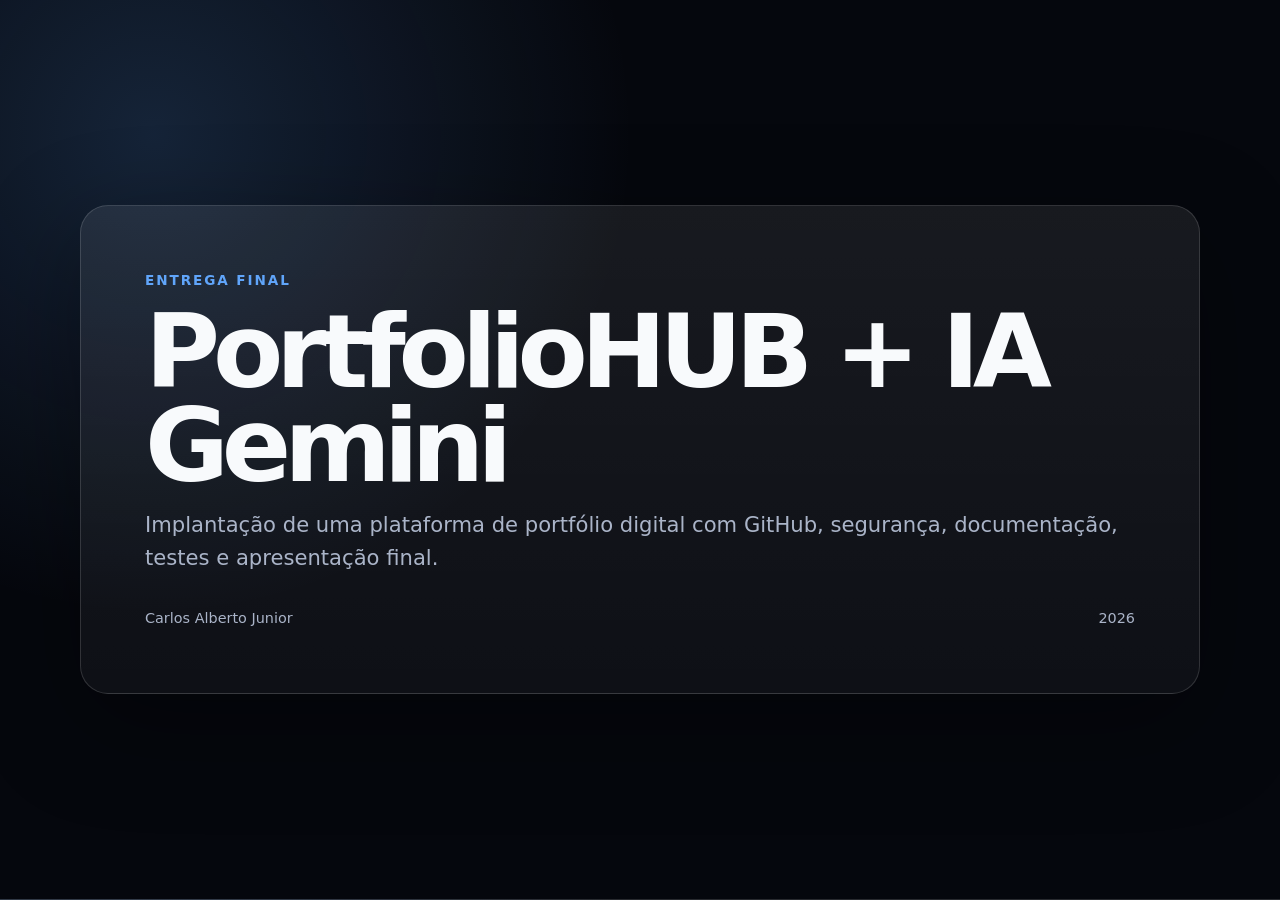
<file: slides/apresentacao.html>
<!DOCTYPE html>
<html lang="pt-BR">
<head>
  <meta charset="UTF-8">
  <meta name="viewport" content="width=device-width, initial-scale=1.0">
  <title>Apresentação | PortfolioHUB</title>
  <style>
    :root { --bg:#05070d; --paper:#0f172a; --text:#f8fafc; --muted:#aab4c8; --line:rgba(255,255,255,.14); --accent:#60a5fa; --green:#22c55e; }
    * { box-sizing:border-box; }
    body { margin:0; font-family:Inter,system-ui,-apple-system,BlinkMacSystemFont,"Segoe UI",sans-serif; background:var(--bg); color:var(--text); line-height:1.55; }
    main { scroll-snap-type:y mandatory; height:100vh; overflow-y:auto; }
    section { min-height:100vh; scroll-snap-align:start; display:grid; place-items:center; padding:5vw; border-bottom:1px solid var(--line); background: radial-gradient(circle at 12% 15%, rgba(96,165,250,.18), transparent 30rem), var(--bg); }
    .slide { width:min(1120px,100%); border:1px solid var(--line); border-radius:28px; padding:clamp(2rem,5vw,4.5rem); background:linear-gradient(180deg,rgba(255,255,255,.08),rgba(255,255,255,.04)); box-shadow:0 30px 100px rgba(0,0,0,.35); }
    .eyebrow { color:var(--accent); text-transform:uppercase; letter-spacing:.14em; font-weight:900; font-size:.85rem; }
    h1,h2,p { margin-top:0; }
    h1 { font-size:clamp(3rem,8vw,6.6rem); line-height:.92; letter-spacing:-.07em; margin-bottom:1rem; }
    h2 { font-size:clamp(2.2rem,5vw,4.5rem); line-height:1; letter-spacing:-.05em; margin-bottom:1.4rem; }
    p, li { color:var(--muted); font-size:clamp(1.05rem,1.7vw,1.32rem); }
    ul, ol { display:grid; gap:.7rem; padding-left:1.3rem; }
    .grid { display:grid; grid-template-columns:repeat(3,1fr); gap:1rem; margin-top:2rem; }
    .card { border:1px solid var(--line); border-radius:18px; padding:1.2rem; background:rgba(0,0,0,.16); }
    .card strong { display:block; color:var(--text); font-size:1.1rem; margin-bottom:.35rem; }
    .note { margin-top:2rem; border-left:4px solid var(--green); padding:1rem 1.2rem; background:rgba(34,197,94,.08); border-radius:12px; }
    .footer { margin-top:2rem; display:flex; justify-content:space-between; color:var(--muted); font-size:.9rem; }
    @media (max-width:800px){ .grid{grid-template-columns:1fr;} section{padding:1rem;} .slide{padding:1.5rem;} main{scroll-snap-type:none;} }
  </style>
</head>
<body>
  <main>
    <section><div class="slide"><p class="eyebrow">Entrega final</p><h1>PortfolioHUB + IA Gemini</h1><p>Implantação de uma plataforma de portfólio digital com GitHub, segurança, documentação, testes e apresentação final.</p><div class="footer"><span>Carlos Alberto Junior</span><span>2026</span></div></div></section>
    <section><div class="slide"><p class="eyebrow">Objetivo</p><h2>Centralizar projetos e evidências</h2><ul><li>Exibir projetos acadêmicos e pessoais.</li><li>Registrar o processo de implantação.</li><li>Usar GitHub como ambiente de versionamento e compartilhamento.</li><li>Utilizar Gemini como apoio na tomada de decisão técnica.</li></ul></div></section>
    <section><div class="slide"><p class="eyebrow">Planejamento</p><h2>Trilha de implantação</h2><div class="grid"><div class="card"><strong>1. Preparar</strong><p>Clone, estrutura de pastas e revisão do escopo.</p></div><div class="card"><strong>2. Integrar</strong><p>GitHub API, documentação e cards de projeto.</p></div><div class="card"><strong>3. Validar</strong><p>Segurança, testes, relatório e apresentação.</p></div></div></div></section>
    <section><div class="slide"><p class="eyebrow">GitHub</p><h2>Versionamento e integração</h2><ul><li>Repositório dedicado ao projeto.</li><li>Histórico de commits e tags de versão.</li><li>GitHub Pages como ambiente de publicação.</li><li>GitHub REST API usada para metadados públicos do repositório.</li></ul></div></section>
    <section><div class="slide"><p class="eyebrow">Segurança</p><h2>Controle de acesso e proteção</h2><div class="grid"><div class="card"><strong>IAM</strong><p>Owner, collaborator e reader com menor privilégio.</p></div><div class="card"><strong>Branch</strong><p>Recomendação de Pull Request e proteção da main.</p></div><div class="card"><strong>CSP</strong><p>Política de conteúdo restritiva sem scripts inline.</p></div></div></div></section>
    <section><div class="slide"><p class="eyebrow">Gemini</p><h2>IA como apoio, não como atalho</h2><p>O Google Gemini foi utilizado de forma ativa para planejar a implantação, sugerir políticas de segurança (CSP, Branch Protection) e estruturar a matriz de testes. Nenhuma chave de API ou credencial sensível foi inserida no frontend, priorizando a segurança por design.</p></div></section>
    <section><div class="slide"><p class="eyebrow">Testes</p><h2>Validações executadas</h2><ul><li>Navegação, tema, filtros e responsividade.</li><li>Consulta à API e fallback offline.</li><li>Links internos para documentação, slides e relatório.</li><li>Relatório final em PDF atualizado.</li></ul></div></section>
    <section><div class="slide"><p class="eyebrow">Conclusão</p><h2>Resultado final</h2><p>O PortfolioHUB ficou organizado como uma entrega completa, com implantação documentada, segurança descrita, integração com GitHub, material de apresentação e evidências para avaliação.</p><div class="footer"><span>Fim</span><span>PortfolioHUB</span></div></div></section>
  </main>
</body>
</html>
</file>
<file: assets/css/styles.css>
:root {
  color-scheme: dark;
  --bg: #0e100f;
  --paper: #151816;
  --paper-2: #1b201d;
  --paper-3: #222821;
  --ink: #f2eee4;
  --muted: #a7a196;
  --quiet: #756f66;
  --line: #343a35;
  --line-strong: #5a625b;
  --accent: #c8d66b;
  --accent-ink: #171a08;
  --success: #9fcf9a;
  --max: 1180px;
  --radius: 10px;
  --radius-sm: 6px;
}

body.light-theme {
  color-scheme: light;
  --bg: #f4f0e7;
  --paper: #fffdf7;
  --paper-2: #ebe4d6;
  --paper-3: #ded4c2;
  --ink: #171713;
  --muted: #625d55;
  --quiet: #82786a;
  --line: #d4cabb;
  --line-strong: #9f9485;
  --accent: #849329;
  --accent-ink: #fbf8ef;
  --success: #617d50;
}

* { box-sizing: border-box; }

html { scroll-behavior: smooth; }

body {
  margin: 0;
  min-height: 100vh;
  color: var(--ink);
  background: var(--bg);
  font-family: "Segoe UI", Aptos, system-ui, -apple-system, BlinkMacSystemFont, sans-serif;
  line-height: 1.55;
  text-rendering: optimizeLegibility;
}

a { color: inherit; text-decoration: none; }
button, input { font: inherit; color: inherit; }
button { cursor: pointer; }
code, pre { font-family: "Cascadia Mono", "SFMono-Regular", Consolas, monospace; }

.skip-link {
  position: absolute;
  left: -999px;
  top: 1rem;
  z-index: 100;
  padding: .7rem .9rem;
  border: 1px solid var(--line-strong);
  border-radius: var(--radius-sm);
  background: var(--accent);
  color: var(--accent-ink);
  font-weight: 800;
}
.skip-link:focus { left: 1rem; }

.scroll-progress {
  position: fixed;
  inset: 0 0 auto;
  height: 3px;
  transform: scaleX(0);
  transform-origin: left;
  background: var(--accent);
  z-index: 90;
}

.site-header {
  position: sticky;
  top: 0;
  z-index: 80;
  display: grid;
  grid-template-columns: auto 1fr auto;
  align-items: center;
  gap: 1rem;
  min-height: 4.6rem;
  padding: 0 clamp(1rem, 3vw, 2rem);
  border-bottom: 1px solid var(--line);
  background: color-mix(in srgb, var(--paper) 92%, transparent);
  backdrop-filter: blur(14px);
}

.brand {
  display: inline-flex;
  align-items: center;
  gap: .75rem;
  min-width: 0;
}

.brand-mark {
  display: grid;
  place-items: center;
  width: 2.55rem;
  height: 2.55rem;
  border: 1px solid var(--line-strong);
  border-radius: var(--radius-sm);
  background: var(--accent);
  color: var(--accent-ink);
  font-weight: 900;
  letter-spacing: -.04em;
}

.brand-copy {
  display: grid;
  line-height: 1.05;
}
.brand-copy strong {
  font-size: 1.05rem;
  font-weight: 850;
  letter-spacing: -.025em;
}
.brand-copy small {
  color: var(--quiet);
  font-size: .72rem;
  text-transform: uppercase;
  letter-spacing: .08em;
}

.main-nav {
  justify-self: center;
  display: flex;
  align-items: center;
  gap: .2rem;
  padding: .25rem;
  border: 1px solid var(--line);
  border-radius: var(--radius);
  background: var(--bg);
}

.main-nav a {
  display: inline-flex;
  align-items: center;
  min-height: 2.35rem;
  padding: .45rem .78rem;
  border-radius: var(--radius-sm);
  color: var(--muted);
  font-size: .9rem;
  font-weight: 650;
}
.main-nav a:hover,
.main-nav a.active {
  color: var(--ink);
  background: var(--paper-2);
}

.header-actions {
  display: flex;
  gap: .5rem;
  justify-content: flex-end;
}
.icon-button {
  display: inline-flex;
  align-items: center;
  justify-content: center;
  min-width: 3.15rem;
  min-height: 2.45rem;
  padding: 0 .72rem;
  border: 1px solid var(--line);
  border-radius: var(--radius-sm);
  background: var(--paper);
  color: var(--muted);
  font-size: .72rem;
  font-weight: 800;
  text-transform: uppercase;
  letter-spacing: .07em;
}
.icon-button:hover,
.btn:hover,
.filter-btn:hover,
.document-links a:hover {
  border-color: var(--line-strong);
  background: var(--paper-2);
  color: var(--ink);
}
.icon-button:active,
.btn:active,
.filter-btn:active { transform: translateY(1px); }
.nav-toggle { display: none; }

:focus-visible {
  outline: 2px solid var(--accent);
  outline-offset: 3px;
}

.section {
  width: min(var(--max), calc(100% - 2rem));
  margin-inline: auto;
  padding-block: clamp(3.6rem, 7vw, 6.6rem);
  scroll-margin-top: 5.4rem;
}

.hero {
  display: grid;
  grid-template-columns: minmax(0, 1.05fr) minmax(340px, .75fr);
  gap: clamp(2rem, 5vw, 4rem);
  align-items: center;
  min-height: calc(100dvh - 74px);
  padding-top: clamp(2.3rem, 5vw, 4rem);
}

.hero-copy { max-width: 760px; }

.eyebrow {
  width: fit-content;
  margin: 0 0 1.1rem;
  color: var(--accent);
  font-size: .76rem;
  font-weight: 850;
  letter-spacing: .13em;
  text-transform: uppercase;
}

h1, h2, h3, p { margin-top: 0; }
h1 {
  max-width: 9.5ch;
  margin-bottom: 1.15rem;
  font-size: clamp(4rem, 9vw, 7.7rem);
  line-height: .86;
  letter-spacing: -.07em;
  text-wrap: balance;
}
h2 {
  max-width: 13ch;
  margin-bottom: 1rem;
  font-size: clamp(2.2rem, 5.4vw, 4.5rem);
  line-height: .96;
  letter-spacing: -.055em;
  text-wrap: balance;
}
h3 {
  margin-bottom: .55rem;
  font-size: 1.05rem;
  line-height: 1.22;
}

.hero-text {
  max-width: 62ch;
  color: var(--muted);
  font-size: clamp(1.04rem, 1.5vw, 1.18rem);
}

.actions {
  display: flex;
  flex-wrap: wrap;
  gap: .65rem;
  margin-top: 1.6rem;
}

.btn {
  display: inline-flex;
  align-items: center;
  justify-content: center;
  min-height: 3rem;
  padding: .82rem 1rem;
  border: 1px solid var(--line);
  border-radius: var(--radius-sm);
  background: var(--paper);
  color: var(--ink);
  font-weight: 750;
}
.btn-primary {
  border-color: transparent;
  background: var(--accent);
  color: var(--accent-ink);
}
.btn-primary:hover {
  background: color-mix(in srgb, var(--accent) 84%, var(--ink));
  color: var(--accent-ink);
}

.control-room {
  display: grid;
  align-self: stretch;
  overflow: hidden;
  border: 1px solid var(--line);
  border-radius: var(--radius);
  background: var(--paper);
}

.panel-top {
  display: flex;
  align-items: center;
  gap: .75rem;
  padding: 1.05rem 1.1rem;
  border-bottom: 1px solid var(--line);
}
.panel-top strong,
.panel-top small { display: block; }
.panel-top small { color: var(--muted); }
.status-dot {
  flex: 0 0 .7rem;
  width: .7rem;
  height: .7rem;
  border-radius: 50%;
  background: var(--success);
}

.deployment-grid {
  display: grid;
  grid-template-columns: repeat(2, minmax(0, 1fr));
  border-bottom: 1px solid var(--line);
}
.deployment-grid article {
  min-height: 7.1rem;
  padding: 1rem 1.1rem;
  border-right: 1px solid var(--line);
  border-bottom: 1px solid var(--line);
  background: var(--paper);
}
.deployment-grid article:nth-child(2n) { border-right: 0; }
.deployment-grid article:nth-last-child(-n + 2) { border-bottom: 0; }
.deployment-grid span {
  display: block;
  font-variant-numeric: tabular-nums;
  font-size: 2.35rem;
  font-weight: 850;
  line-height: 1;
}
.deployment-grid small {
  color: var(--quiet);
  font-size: .74rem;
  text-transform: uppercase;
  letter-spacing: .05em;
}

.github-card {
  padding: 1rem 1.1rem 1.1rem;
  background: var(--paper);
}
.github-card-header {
  display: flex;
  justify-content: space-between;
  gap: 1rem;
  color: var(--muted);
  font-size: .9rem;
}
.github-card-header strong {
  color: var(--success);
  font-weight: 800;
}
.github-card-header strong[data-status="local"] { color: var(--accent); }
.github-stats {
  display: grid;
  grid-template-columns: repeat(4, 1fr);
  gap: .55rem;
  margin: .95rem 0;
}
.github-stats div {
  padding: .72rem;
  border: 1px solid var(--line);
  border-radius: var(--radius-sm);
  background: var(--bg);
}
.github-stats dt {
  color: var(--quiet);
  font-size: .72rem;
  text-transform: uppercase;
  letter-spacing: .06em;
}
.github-stats dd {
  margin: .24rem 0 0;
  font-weight: 850;
  font-variant-numeric: tabular-nums;
}
.github-card p {
  margin: 0;
  color: var(--muted);
  font-size: .84rem;
}

.objective-band {
  display: grid;
  grid-template-columns: 1.12fr .88fr;
  gap: 2rem;
  padding-block: 2.2rem clamp(3.8rem, 7vw, 5.8rem);
  border-top: 1px solid var(--line);
  border-bottom: 1px solid var(--line);
}
.objective-card { padding: 0; }
.objective-card span {
  display: block;
  margin-bottom: .55rem;
  color: var(--accent);
  font-size: .78rem;
  font-weight: 850;
  letter-spacing: .08em;
  text-transform: uppercase;
}
.objective-card p {
  margin: 0;
  max-width: 78ch;
  font-size: clamp(1.12rem, 2vw, 1.55rem);
  line-height: 1.34;
}
.objective-checks {
  display: grid;
  grid-template-columns: repeat(2, 1fr);
  gap: .65rem;
}
.objective-checks span {
  display: flex;
  align-items: center;
  min-height: 4.15rem;
  padding: .85rem;
  border: 1px solid var(--line);
  border-radius: var(--radius-sm);
  background: var(--paper);
  color: var(--muted);
  font-weight: 700;
}

.section-heading {
  max-width: 800px;
  margin-bottom: 1.45rem;
}
.section-heading p {
  max-width: 68ch;
  color: var(--muted);
}

.manager-layout {
  display: grid;
  grid-template-columns: minmax(240px, .75fr) minmax(260px, .85fr) minmax(360px, 1.4fr);
  gap: .8rem;
  align-items: start;
}

.auth-panel,
.session-panel,
.project-form {
  display: grid;
  gap: 1rem;
  padding: 1rem;
  border: 1px solid var(--line);
  border-radius: var(--radius);
  background: var(--paper);
}

.panel-title h3,
.panel-title p {
  margin-bottom: .25rem;
}

.panel-title p {
  color: var(--muted);
  font-size: .92rem;
}

.auth-panel label,
.project-form label {
  display: grid;
  gap: .38rem;
  color: var(--muted);
  font-size: .78rem;
  font-weight: 800;
  letter-spacing: .07em;
  text-transform: uppercase;
}

.auth-panel input,
.project-form input,
.project-form select,
.project-form textarea {
  width: 100%;
  min-height: 2.85rem;
  padding: .72rem .78rem;
  border: 1px solid var(--line);
  border-radius: var(--radius-sm);
  background: var(--bg);
  color: var(--ink);
  font-size: .95rem;
  letter-spacing: 0;
  text-transform: none;
}

.project-form textarea {
  resize: vertical;
  min-height: 7rem;
}

.auth-panel input::placeholder,
.project-form input::placeholder,
.project-form textarea::placeholder {
  color: var(--quiet);
}

.form-grid {
  display: grid;
  grid-template-columns: repeat(2, minmax(0, 1fr));
  gap: .8rem;
}

.form-actions {
  display: flex;
  flex-wrap: wrap;
  gap: .65rem;
}

.form-message {
  min-height: 1.25rem;
  margin: 0;
  color: var(--accent);
  font-size: .9rem;
}

.demo-accounts,
.permission-strip {
  display: flex;
  flex-wrap: wrap;
  gap: .45rem;
}

.demo-accounts {
  padding-top: .8rem;
  border-top: 1px solid var(--line);
}

.demo-accounts strong {
  flex-basis: 100%;
  color: var(--ink);
}

.demo-accounts span,
.permission-strip span {
  padding: .28rem .48rem;
  border: 1px solid var(--line);
  border-radius: 999px;
  color: var(--muted);
  font-size: .82rem;
}

.project-form :disabled {
  cursor: not-allowed;
  opacity: .55;
}

.project-toolbar {
  display: grid;
  grid-template-columns: minmax(260px, 1fr) auto;
  align-items: end;
  gap: 1rem;
  margin-bottom: 1rem;
}
.search-field {
  display: grid;
  gap: .4rem;
  color: var(--muted);
  font-weight: 700;
}
.search-field span {
  font-size: .76rem;
  text-transform: uppercase;
  letter-spacing: .08em;
}
.search-field input {
  width: 100%;
  min-height: 3.05rem;
  padding: .75rem .85rem;
  border: 1px solid var(--line);
  border-radius: var(--radius-sm);
  background: var(--paper);
  color: var(--ink);
}
.search-field input::placeholder { color: var(--quiet); }

.filter-bar {
  display: flex;
  flex-wrap: wrap;
  gap: .4rem;
}
.filter-btn {
  min-height: 3.05rem;
  padding: .72rem .9rem;
  border: 1px solid var(--line);
  border-radius: var(--radius-sm);
  background: var(--paper);
  color: var(--muted);
  font-weight: 750;
}
.filter-btn.active {
  border-color: transparent;
  background: var(--accent);
  color: var(--accent-ink);
}

.project-grid {
  display: grid;
  grid-template-columns: repeat(4, minmax(0, 1fr));
  gap: .8rem;
}
.project-card {
  display: flex;
  flex-direction: column;
  min-height: 23rem;
  padding: 1rem;
  border: 1px solid var(--line);
  border-radius: var(--radius);
  background: var(--paper);
  transition: border-color .18s ease, background .18s ease, transform .18s ease;
}
.project-card:hover {
  transform: translateY(-2px);
  border-color: var(--line-strong);
  background: var(--paper-2);
}
.project-card.featured {
  grid-column: span 2;
  background: var(--paper-2);
}
.card-topline {
  display: flex;
  justify-content: space-between;
  gap: 1rem;
  margin-bottom: 2.1rem;
  color: var(--quiet);
  font-size: .72rem;
  font-weight: 850;
  letter-spacing: .08em;
  text-transform: uppercase;
}
.project-card p { color: var(--muted); }
.tech-list {
  display: flex;
  flex-wrap: wrap;
  gap: .35rem;
  margin: auto 0 1.1rem;
  padding: 0;
  list-style: none;
}
.tech-list li {
  padding: .22rem .44rem;
  border: 1px solid var(--line);
  border-radius: 999px;
  color: var(--muted);
  font-size: .8rem;
}
.inline-link {
  display: inline-flex;
  width: fit-content;
  color: var(--accent);
  font-weight: 800;
  text-decoration: underline;
  text-decoration-thickness: 1px;
  text-underline-offset: 4px;
}
.inline-link:hover {
  color: var(--ink);
  background: transparent;
}

.project-actions {
  display: flex;
  flex-wrap: wrap;
  gap: .45rem;
  align-items: center;
}

.project-action {
  min-height: 2.25rem;
  padding: .48rem .62rem;
  border: 1px solid var(--line);
  border-radius: var(--radius-sm);
  background: var(--bg);
  color: var(--muted);
  font-weight: 750;
}

.project-action:hover:not(:disabled) {
  border-color: var(--line-strong);
  color: var(--ink);
}

.project-action.danger:hover:not(:disabled) {
  color: #ffb4a8;
}

.project-action:disabled {
  cursor: not-allowed;
  opacity: .45;
}

.project-card.hidden { display: none; }
.empty-state {
  padding: 1rem;
  border: 1px dashed var(--line-strong);
  border-radius: var(--radius-sm);
  color: var(--muted);
}

.two-column {
  display: grid;
  grid-template-columns: .78fr 1.22fr;
  gap: clamp(1.5rem, 4vw, 3rem);
  align-items: start;
}

.access-table {
  overflow: hidden;
  border: 1px solid var(--line);
  border-radius: var(--radius);
  background: var(--paper);
}
.access-row {
  display: grid;
  grid-template-columns: .85fr .7fr 1.45fr;
  gap: 0;
  border-bottom: 1px solid var(--line);
}
.access-row:last-child { border-bottom: 0; }
.access-row span {
  padding: .95rem;
  border-right: 1px solid var(--line);
}
.access-row span:last-child { border-right: 0; }
.access-row.header {
  color: var(--accent-ink);
  background: var(--accent);
  font-weight: 850;
}
.access-row span:nth-child(2) {
  font-family: "Cascadia Mono", "SFMono-Regular", Consolas, monospace;
  font-size: .9rem;
}

.workflow-grid {
  display: grid;
  grid-template-columns: repeat(4, 1fr);
  gap: .8rem;
}
.workflow-card {
  min-height: 17rem;
  padding: 1rem;
  border: 1px solid var(--line);
  border-radius: var(--radius);
  background: var(--paper);
}
.workflow-card:hover {
  border-color: var(--line-strong);
  background: var(--paper-2);
}
.workflow-card span {
  display: inline-flex;
  margin-bottom: 4rem;
  color: var(--quiet);
  font-family: "Cascadia Mono", "SFMono-Regular", Consolas, monospace;
  font-weight: 850;
}
.workflow-card p {
  margin-bottom: 0;
  color: var(--muted);
}

.security-list {
  display: grid;
  gap: .7rem;
}
.security-list article {
  display: grid;
  grid-template-columns: 1rem 1fr;
  gap: .85rem;
  padding: 1rem;
  border: 1px solid var(--line);
  border-radius: var(--radius);
  background: var(--paper);
}
.security-list article > span {
  width: .62rem;
  height: .62rem;
  margin-top: .42rem;
  border-radius: 50%;
  background: var(--accent);
}
.security-list p {
  margin: 0;
  color: var(--muted);
}

.delivery-grid {
  display: grid;
  grid-template-columns: repeat(2, minmax(0, 1fr));
  gap: .7rem;
}
.delivery-grid label {
  display: flex;
  align-items: center;
  gap: .75rem;
  min-height: 4rem;
  padding: .9rem;
  border: 1px solid var(--line);
  border-radius: var(--radius);
  background: var(--paper);
  color: var(--muted);
}
.delivery-grid input {
  accent-color: var(--accent);
  width: 1.05rem;
  height: 1.05rem;
}

.document-links {
  display: flex;
  flex-wrap: wrap;
  gap: .5rem;
  margin-top: 1rem;
}
.document-links a {
  padding: .65rem .8rem;
  border: 1px solid var(--line);
  border-radius: var(--radius-sm);
  background: var(--paper);
  color: var(--muted);
  font-weight: 750;
}

.site-footer {
  width: min(var(--max), calc(100% - 2rem));
  margin: 1rem auto 2rem;
  padding: 1.4rem 0 2rem;
  border-top: 1px solid var(--line);
  color: var(--muted);
  display: flex;
  justify-content: space-between;
  gap: 1rem;
}
.site-footer div {
  display: flex;
  flex-wrap: wrap;
  gap: 1rem;
}
.site-footer a {
  color: var(--accent);
  font-weight: 750;
  text-decoration: underline;
  text-decoration-thickness: 1px;
  text-underline-offset: 4px;
}

.reveal {
  opacity: 0;
  transform: translateY(10px);
  transition: opacity .35s ease, transform .35s ease;
}
.reveal.visible {
  opacity: 1;
  transform: translateY(0);
}

@media (prefers-reduced-motion: reduce) {
  *, *::before, *::after {
    scroll-behavior: auto !important;
    animation-duration: .01ms !important;
    animation-iteration-count: 1 !important;
    transition-duration: .01ms !important;
  }
  .reveal { opacity: 1; transform: none; }
}

@media (max-width: 1120px) {
  .site-header { grid-template-columns: auto auto; }
  .main-nav {
    position: fixed;
    top: 4.8rem;
    left: 1rem;
    right: 1rem;
    display: none;
    justify-self: stretch;
    flex-direction: column;
    align-items: stretch;
    background: var(--paper);
  }
  .main-nav.open { display: flex; }
  .main-nav a { justify-content: center; }
  .nav-toggle { display: inline-flex; }
  .hero,
  .manager-layout,
  .objective-band,
  .two-column { grid-template-columns: 1fr; }
  .project-grid,
  .workflow-grid { grid-template-columns: repeat(2, 1fr); }
}

@media (max-width: 760px) {
  .section { width: min(100% - 1rem, var(--max)); }
  .hero {
    min-height: auto;
    align-items: start;
  }
  h1 { font-size: clamp(3.2rem, 18vw, 5.8rem); }
  h2 { max-width: 100%; }
  .project-toolbar,
  .form-grid,
  .delivery-grid,
  .objective-checks,
  .github-stats { grid-template-columns: 1fr; }
  .project-grid,
  .workflow-grid { grid-template-columns: 1fr; }
  .project-card.featured { grid-column: auto; }
  .access-row { grid-template-columns: 1fr; }
  .access-row span {
    border-right: 0;
    border-bottom: 1px solid var(--line);
  }
  .access-row span:last-child { border-bottom: 0; }
  .actions,
  .site-footer {
    flex-direction: column;
    align-items: stretch;
  }
  .btn { width: 100%; }
}

@media (max-width: 520px) {
  .site-header { padding-inline: .75rem; }
  .brand-copy small { display: none; }
  .deployment-grid { grid-template-columns: 1fr; }
  .deployment-grid article,
  .deployment-grid article:nth-child(2n),
  .deployment-grid article:nth-last-child(-n + 2) {
    border-right: 0;
    border-bottom: 1px solid var(--line);
  }
  .deployment-grid article:last-child { border-bottom: 0; }
  .filter-bar { display: grid; grid-template-columns: 1fr; }
}
</file>
